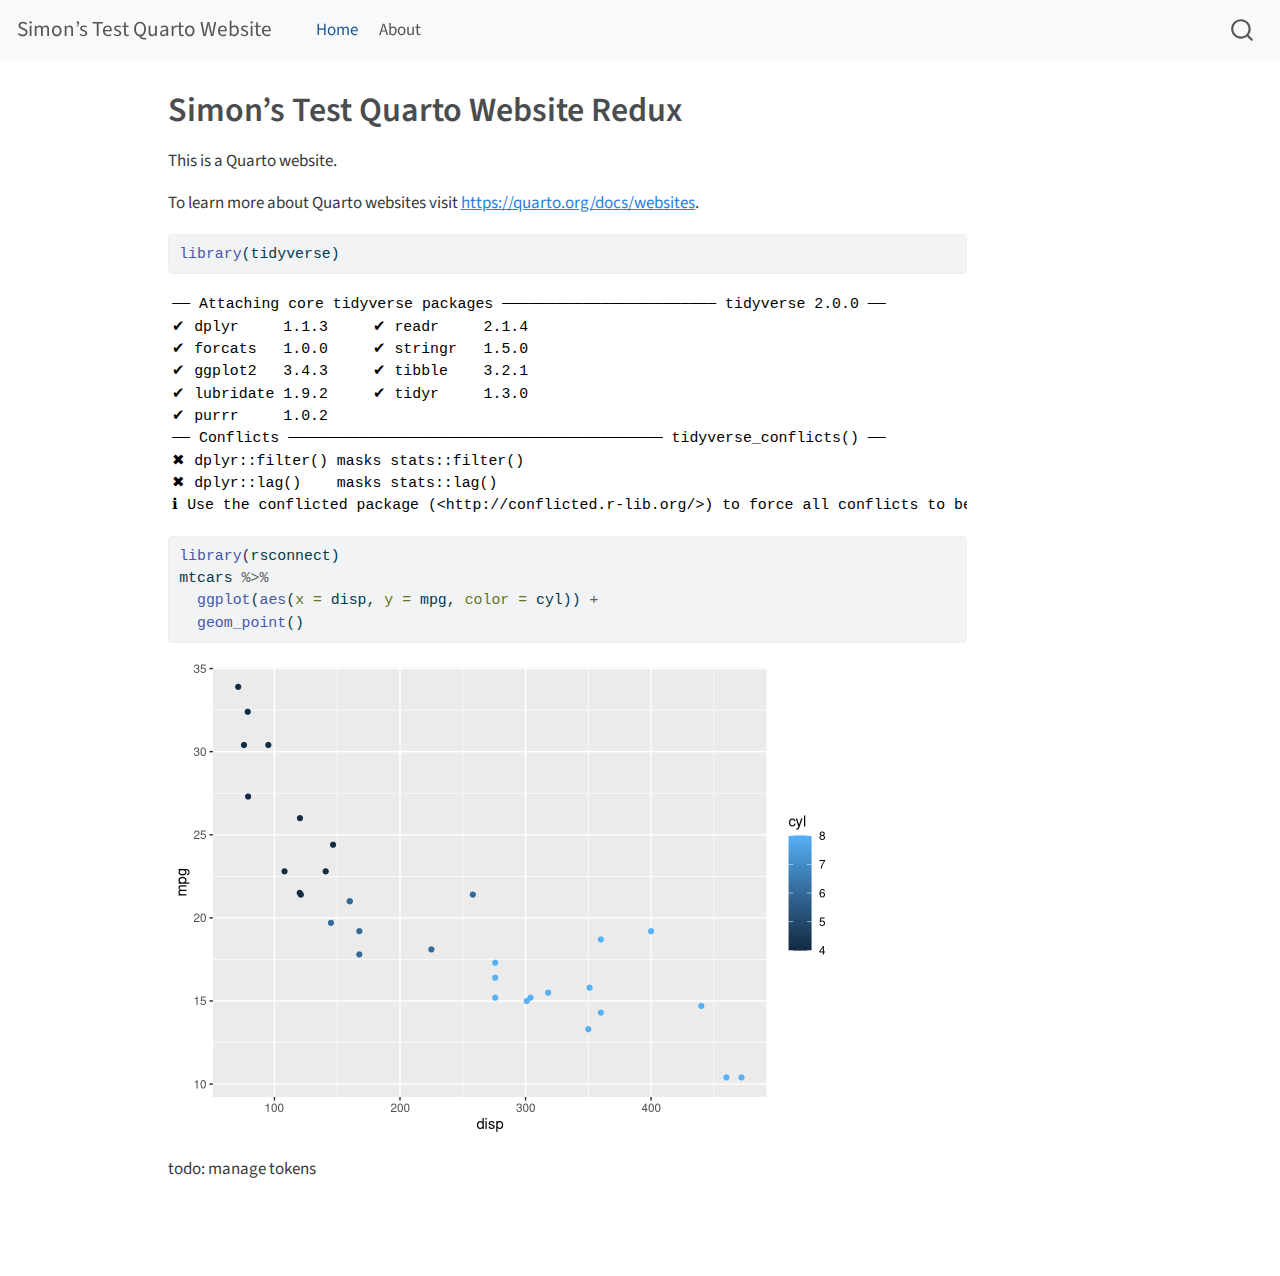
<file: index.html>
<!DOCTYPE html>
<html xmlns="http://www.w3.org/1999/xhtml" lang="en" xml:lang="en"><head>

<meta charset="utf-8">
<meta name="generator" content="quarto-1.3.450">

<meta name="viewport" content="width=device-width, initial-scale=1.0, user-scalable=yes">


<title>Simon’s Test Quarto Website - Simon’s Test Quarto Website Redux</title>
<style>
code{white-space: pre-wrap;}
span.smallcaps{font-variant: small-caps;}
div.columns{display: flex; gap: min(4vw, 1.5em);}
div.column{flex: auto; overflow-x: auto;}
div.hanging-indent{margin-left: 1.5em; text-indent: -1.5em;}
ul.task-list{list-style: none;}
ul.task-list li input[type="checkbox"] {
  width: 0.8em;
  margin: 0 0.8em 0.2em -1em; /* quarto-specific, see https://github.com/quarto-dev/quarto-cli/issues/4556 */ 
  vertical-align: middle;
}
/* CSS for syntax highlighting */
pre > code.sourceCode { white-space: pre; position: relative; }
pre > code.sourceCode > span { display: inline-block; line-height: 1.25; }
pre > code.sourceCode > span:empty { height: 1.2em; }
.sourceCode { overflow: visible; }
code.sourceCode > span { color: inherit; text-decoration: inherit; }
div.sourceCode { margin: 1em 0; }
pre.sourceCode { margin: 0; }
@media screen {
div.sourceCode { overflow: auto; }
}
@media print {
pre > code.sourceCode { white-space: pre-wrap; }
pre > code.sourceCode > span { text-indent: -5em; padding-left: 5em; }
}
pre.numberSource code
  { counter-reset: source-line 0; }
pre.numberSource code > span
  { position: relative; left: -4em; counter-increment: source-line; }
pre.numberSource code > span > a:first-child::before
  { content: counter(source-line);
    position: relative; left: -1em; text-align: right; vertical-align: baseline;
    border: none; display: inline-block;
    -webkit-touch-callout: none; -webkit-user-select: none;
    -khtml-user-select: none; -moz-user-select: none;
    -ms-user-select: none; user-select: none;
    padding: 0 4px; width: 4em;
  }
pre.numberSource { margin-left: 3em;  padding-left: 4px; }
div.sourceCode
  {   }
@media screen {
pre > code.sourceCode > span > a:first-child::before { text-decoration: underline; }
}
</style>


<script src="site_libs/quarto-nav/quarto-nav.js"></script>
<script src="site_libs/quarto-nav/headroom.min.js"></script>
<script src="site_libs/clipboard/clipboard.min.js"></script>
<script src="site_libs/quarto-search/autocomplete.umd.js"></script>
<script src="site_libs/quarto-search/fuse.min.js"></script>
<script src="site_libs/quarto-search/quarto-search.js"></script>
<meta name="quarto:offset" content="./">
<script src="site_libs/quarto-html/quarto.js"></script>
<script src="site_libs/quarto-html/popper.min.js"></script>
<script src="site_libs/quarto-html/tippy.umd.min.js"></script>
<script src="site_libs/quarto-html/anchor.min.js"></script>
<link href="site_libs/quarto-html/tippy.css" rel="stylesheet">
<link href="site_libs/quarto-html/quarto-syntax-highlighting.css" rel="stylesheet" id="quarto-text-highlighting-styles">
<script src="site_libs/bootstrap/bootstrap.min.js"></script>
<link href="site_libs/bootstrap/bootstrap-icons.css" rel="stylesheet">
<link href="site_libs/bootstrap/bootstrap.min.css" rel="stylesheet" id="quarto-bootstrap" data-mode="light">
<script id="quarto-search-options" type="application/json">{
  "location": "navbar",
  "copy-button": false,
  "collapse-after": 3,
  "panel-placement": "end",
  "type": "overlay",
  "limit": 20,
  "language": {
    "search-no-results-text": "No results",
    "search-matching-documents-text": "matching documents",
    "search-copy-link-title": "Copy link to search",
    "search-hide-matches-text": "Hide additional matches",
    "search-more-match-text": "more match in this document",
    "search-more-matches-text": "more matches in this document",
    "search-clear-button-title": "Clear",
    "search-detached-cancel-button-title": "Cancel",
    "search-submit-button-title": "Submit",
    "search-label": "Search"
  }
}</script>


<link rel="stylesheet" href="styles.css">
</head>

<body class="nav-fixed">

<div id="quarto-search-results"></div>
  <header id="quarto-header" class="headroom fixed-top">
    <nav class="navbar navbar-expand-lg navbar-dark ">
      <div class="navbar-container container-fluid">
      <div class="navbar-brand-container">
    <a class="navbar-brand" href="./index.html">
    <span class="navbar-title">Simon’s Test Quarto Website</span>
    </a>
  </div>
            <div id="quarto-search" class="" title="Search"></div>
          <button class="navbar-toggler" type="button" data-bs-toggle="collapse" data-bs-target="#navbarCollapse" aria-controls="navbarCollapse" aria-expanded="false" aria-label="Toggle navigation" onclick="if (window.quartoToggleHeadroom) { window.quartoToggleHeadroom(); }">
  <span class="navbar-toggler-icon"></span>
</button>
          <div class="collapse navbar-collapse" id="navbarCollapse">
            <ul class="navbar-nav navbar-nav-scroll me-auto">
  <li class="nav-item">
    <a class="nav-link active" href="./index.html" rel="" target="" aria-current="page">
 <span class="menu-text">Home</span></a>
  </li>  
  <li class="nav-item">
    <a class="nav-link" href="./about.html" rel="" target="">
 <span class="menu-text">About</span></a>
  </li>  
</ul>
            <div class="quarto-navbar-tools ms-auto">
</div>
          </div> <!-- /navcollapse -->
      </div> <!-- /container-fluid -->
    </nav>
</header>
<!-- content -->
<div id="quarto-content" class="quarto-container page-columns page-rows-contents page-layout-article page-navbar">
<!-- sidebar -->
<!-- margin-sidebar -->
    <div id="quarto-margin-sidebar" class="sidebar margin-sidebar">
        
    </div>
<!-- main -->
<main class="content" id="quarto-document-content">

<header id="title-block-header" class="quarto-title-block default">
<div class="quarto-title">
<h1 class="title">Simon’s Test Quarto Website Redux</h1>
</div>



<div class="quarto-title-meta">

    
  
    
  </div>
  

</header>

<p>This is a Quarto website.</p>
<p>To learn more about Quarto websites visit <a href="https://quarto.org/docs/websites" class="uri">https://quarto.org/docs/websites</a>.</p>
<div class="cell">
<div class="sourceCode cell-code" id="cb1"><pre class="sourceCode r code-with-copy"><code class="sourceCode r"><span id="cb1-1"><a href="#cb1-1" aria-hidden="true" tabindex="-1"></a><span class="fu">library</span>(tidyverse)</span></code><button title="Copy to Clipboard" class="code-copy-button"><i class="bi"></i></button></pre></div>
<div class="cell-output cell-output-stderr">
<pre><code>── Attaching core tidyverse packages ──────────────────────── tidyverse 2.0.0 ──
✔ dplyr     1.1.3     ✔ readr     2.1.4
✔ forcats   1.0.0     ✔ stringr   1.5.0
✔ ggplot2   3.4.3     ✔ tibble    3.2.1
✔ lubridate 1.9.2     ✔ tidyr     1.3.0
✔ purrr     1.0.2     
── Conflicts ────────────────────────────────────────── tidyverse_conflicts() ──
✖ dplyr::filter() masks stats::filter()
✖ dplyr::lag()    masks stats::lag()
ℹ Use the conflicted package (&lt;http://conflicted.r-lib.org/&gt;) to force all conflicts to become errors</code></pre>
</div>
<div class="sourceCode cell-code" id="cb3"><pre class="sourceCode r code-with-copy"><code class="sourceCode r"><span id="cb3-1"><a href="#cb3-1" aria-hidden="true" tabindex="-1"></a><span class="fu">library</span>(rsconnect)</span>
<span id="cb3-2"><a href="#cb3-2" aria-hidden="true" tabindex="-1"></a>mtcars <span class="sc">%&gt;%</span></span>
<span id="cb3-3"><a href="#cb3-3" aria-hidden="true" tabindex="-1"></a>  <span class="fu">ggplot</span>(<span class="fu">aes</span>(<span class="at">x =</span> disp, <span class="at">y =</span> mpg, <span class="at">color =</span> cyl)) <span class="sc">+</span></span>
<span id="cb3-4"><a href="#cb3-4" aria-hidden="true" tabindex="-1"></a>  <span class="fu">geom_point</span>()</span></code><button title="Copy to Clipboard" class="code-copy-button"><i class="bi"></i></button></pre></div>
<div class="cell-output-display">
<p><img src="index_files/figure-html/unnamed-chunk-1-1.png" class="img-fluid" width="672"></p>
</div>
</div>
<p>todo: manage tokens</p>



</main> <!-- /main -->
<script id="quarto-html-after-body" type="application/javascript">
window.document.addEventListener("DOMContentLoaded", function (event) {
  const toggleBodyColorMode = (bsSheetEl) => {
    const mode = bsSheetEl.getAttribute("data-mode");
    const bodyEl = window.document.querySelector("body");
    if (mode === "dark") {
      bodyEl.classList.add("quarto-dark");
      bodyEl.classList.remove("quarto-light");
    } else {
      bodyEl.classList.add("quarto-light");
      bodyEl.classList.remove("quarto-dark");
    }
  }
  const toggleBodyColorPrimary = () => {
    const bsSheetEl = window.document.querySelector("link#quarto-bootstrap");
    if (bsSheetEl) {
      toggleBodyColorMode(bsSheetEl);
    }
  }
  toggleBodyColorPrimary();  
  const icon = "";
  const anchorJS = new window.AnchorJS();
  anchorJS.options = {
    placement: 'right',
    icon: icon
  };
  anchorJS.add('.anchored');
  const isCodeAnnotation = (el) => {
    for (const clz of el.classList) {
      if (clz.startsWith('code-annotation-')) {                     
        return true;
      }
    }
    return false;
  }
  const clipboard = new window.ClipboardJS('.code-copy-button', {
    text: function(trigger) {
      const codeEl = trigger.previousElementSibling.cloneNode(true);
      for (const childEl of codeEl.children) {
        if (isCodeAnnotation(childEl)) {
          childEl.remove();
        }
      }
      return codeEl.innerText;
    }
  });
  clipboard.on('success', function(e) {
    // button target
    const button = e.trigger;
    // don't keep focus
    button.blur();
    // flash "checked"
    button.classList.add('code-copy-button-checked');
    var currentTitle = button.getAttribute("title");
    button.setAttribute("title", "Copied!");
    let tooltip;
    if (window.bootstrap) {
      button.setAttribute("data-bs-toggle", "tooltip");
      button.setAttribute("data-bs-placement", "left");
      button.setAttribute("data-bs-title", "Copied!");
      tooltip = new bootstrap.Tooltip(button, 
        { trigger: "manual", 
          customClass: "code-copy-button-tooltip",
          offset: [0, -8]});
      tooltip.show();    
    }
    setTimeout(function() {
      if (tooltip) {
        tooltip.hide();
        button.removeAttribute("data-bs-title");
        button.removeAttribute("data-bs-toggle");
        button.removeAttribute("data-bs-placement");
      }
      button.setAttribute("title", currentTitle);
      button.classList.remove('code-copy-button-checked');
    }, 1000);
    // clear code selection
    e.clearSelection();
  });
  function tippyHover(el, contentFn) {
    const config = {
      allowHTML: true,
      content: contentFn,
      maxWidth: 500,
      delay: 100,
      arrow: false,
      appendTo: function(el) {
          return el.parentElement;
      },
      interactive: true,
      interactiveBorder: 10,
      theme: 'quarto',
      placement: 'bottom-start'
    };
    window.tippy(el, config); 
  }
  const noterefs = window.document.querySelectorAll('a[role="doc-noteref"]');
  for (var i=0; i<noterefs.length; i++) {
    const ref = noterefs[i];
    tippyHover(ref, function() {
      // use id or data attribute instead here
      let href = ref.getAttribute('data-footnote-href') || ref.getAttribute('href');
      try { href = new URL(href).hash; } catch {}
      const id = href.replace(/^#\/?/, "");
      const note = window.document.getElementById(id);
      return note.innerHTML;
    });
  }
      let selectedAnnoteEl;
      const selectorForAnnotation = ( cell, annotation) => {
        let cellAttr = 'data-code-cell="' + cell + '"';
        let lineAttr = 'data-code-annotation="' +  annotation + '"';
        const selector = 'span[' + cellAttr + '][' + lineAttr + ']';
        return selector;
      }
      const selectCodeLines = (annoteEl) => {
        const doc = window.document;
        const targetCell = annoteEl.getAttribute("data-target-cell");
        const targetAnnotation = annoteEl.getAttribute("data-target-annotation");
        const annoteSpan = window.document.querySelector(selectorForAnnotation(targetCell, targetAnnotation));
        const lines = annoteSpan.getAttribute("data-code-lines").split(",");
        const lineIds = lines.map((line) => {
          return targetCell + "-" + line;
        })
        let top = null;
        let height = null;
        let parent = null;
        if (lineIds.length > 0) {
            //compute the position of the single el (top and bottom and make a div)
            const el = window.document.getElementById(lineIds[0]);
            top = el.offsetTop;
            height = el.offsetHeight;
            parent = el.parentElement.parentElement;
          if (lineIds.length > 1) {
            const lastEl = window.document.getElementById(lineIds[lineIds.length - 1]);
            const bottom = lastEl.offsetTop + lastEl.offsetHeight;
            height = bottom - top;
          }
          if (top !== null && height !== null && parent !== null) {
            // cook up a div (if necessary) and position it 
            let div = window.document.getElementById("code-annotation-line-highlight");
            if (div === null) {
              div = window.document.createElement("div");
              div.setAttribute("id", "code-annotation-line-highlight");
              div.style.position = 'absolute';
              parent.appendChild(div);
            }
            div.style.top = top - 2 + "px";
            div.style.height = height + 4 + "px";
            let gutterDiv = window.document.getElementById("code-annotation-line-highlight-gutter");
            if (gutterDiv === null) {
              gutterDiv = window.document.createElement("div");
              gutterDiv.setAttribute("id", "code-annotation-line-highlight-gutter");
              gutterDiv.style.position = 'absolute';
              const codeCell = window.document.getElementById(targetCell);
              const gutter = codeCell.querySelector('.code-annotation-gutter');
              gutter.appendChild(gutterDiv);
            }
            gutterDiv.style.top = top - 2 + "px";
            gutterDiv.style.height = height + 4 + "px";
          }
          selectedAnnoteEl = annoteEl;
        }
      };
      const unselectCodeLines = () => {
        const elementsIds = ["code-annotation-line-highlight", "code-annotation-line-highlight-gutter"];
        elementsIds.forEach((elId) => {
          const div = window.document.getElementById(elId);
          if (div) {
            div.remove();
          }
        });
        selectedAnnoteEl = undefined;
      };
      // Attach click handler to the DT
      const annoteDls = window.document.querySelectorAll('dt[data-target-cell]');
      for (const annoteDlNode of annoteDls) {
        annoteDlNode.addEventListener('click', (event) => {
          const clickedEl = event.target;
          if (clickedEl !== selectedAnnoteEl) {
            unselectCodeLines();
            const activeEl = window.document.querySelector('dt[data-target-cell].code-annotation-active');
            if (activeEl) {
              activeEl.classList.remove('code-annotation-active');
            }
            selectCodeLines(clickedEl);
            clickedEl.classList.add('code-annotation-active');
          } else {
            // Unselect the line
            unselectCodeLines();
            clickedEl.classList.remove('code-annotation-active');
          }
        });
      }
  const findCites = (el) => {
    const parentEl = el.parentElement;
    if (parentEl) {
      const cites = parentEl.dataset.cites;
      if (cites) {
        return {
          el,
          cites: cites.split(' ')
        };
      } else {
        return findCites(el.parentElement)
      }
    } else {
      return undefined;
    }
  };
  var bibliorefs = window.document.querySelectorAll('a[role="doc-biblioref"]');
  for (var i=0; i<bibliorefs.length; i++) {
    const ref = bibliorefs[i];
    const citeInfo = findCites(ref);
    if (citeInfo) {
      tippyHover(citeInfo.el, function() {
        var popup = window.document.createElement('div');
        citeInfo.cites.forEach(function(cite) {
          var citeDiv = window.document.createElement('div');
          citeDiv.classList.add('hanging-indent');
          citeDiv.classList.add('csl-entry');
          var biblioDiv = window.document.getElementById('ref-' + cite);
          if (biblioDiv) {
            citeDiv.innerHTML = biblioDiv.innerHTML;
          }
          popup.appendChild(citeDiv);
        });
        return popup.innerHTML;
      });
    }
  }
});
</script>
</div> <!-- /content -->



</body></html>
</file>
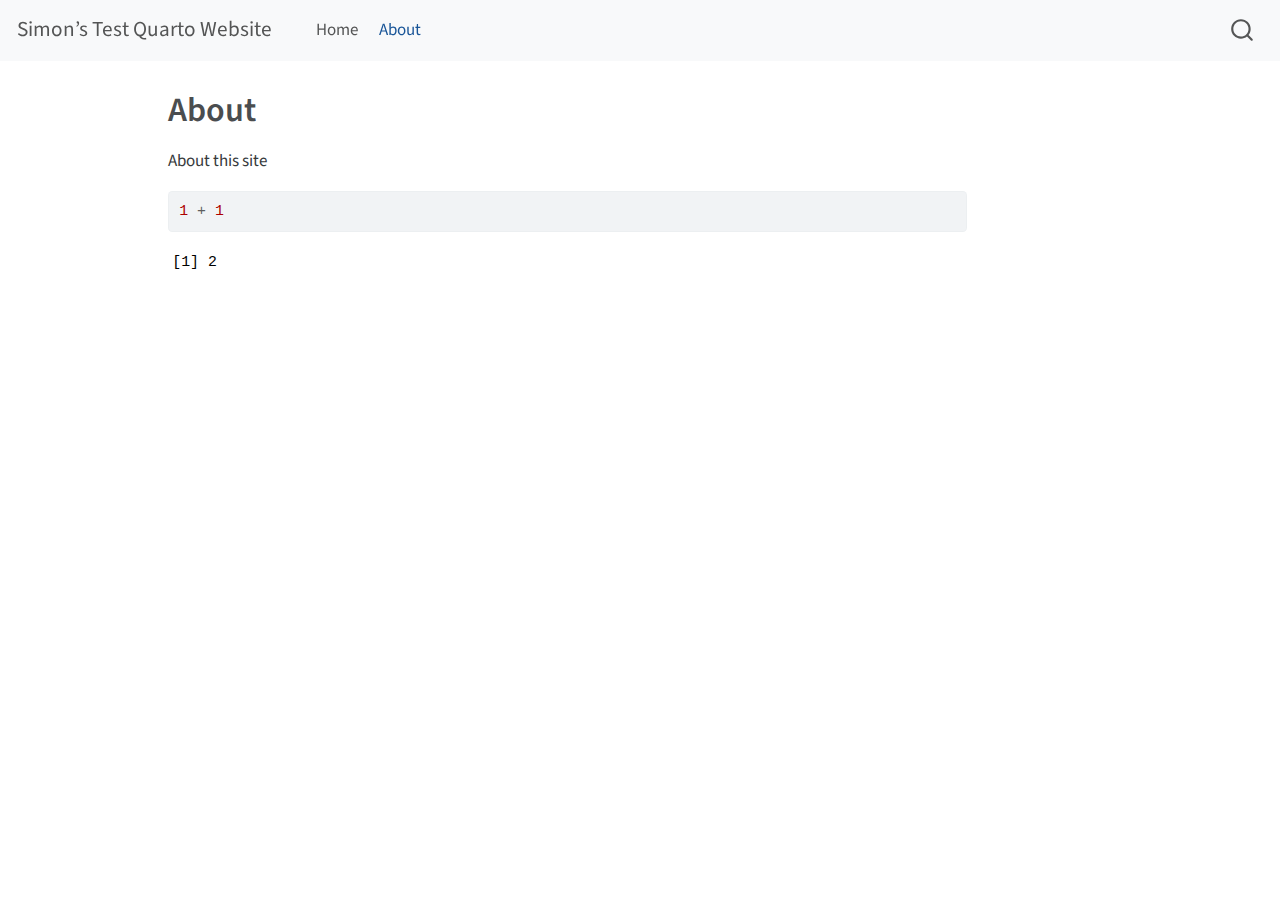
<file: about.html>
<!DOCTYPE html>
<html xmlns="http://www.w3.org/1999/xhtml" lang="en" xml:lang="en"><head>

<meta charset="utf-8">
<meta name="generator" content="quarto-1.3.450">

<meta name="viewport" content="width=device-width, initial-scale=1.0, user-scalable=yes">


<title>Simon’s Test Quarto Website - About</title>
<style>
code{white-space: pre-wrap;}
span.smallcaps{font-variant: small-caps;}
div.columns{display: flex; gap: min(4vw, 1.5em);}
div.column{flex: auto; overflow-x: auto;}
div.hanging-indent{margin-left: 1.5em; text-indent: -1.5em;}
ul.task-list{list-style: none;}
ul.task-list li input[type="checkbox"] {
  width: 0.8em;
  margin: 0 0.8em 0.2em -1em; /* quarto-specific, see https://github.com/quarto-dev/quarto-cli/issues/4556 */ 
  vertical-align: middle;
}
/* CSS for syntax highlighting */
pre > code.sourceCode { white-space: pre; position: relative; }
pre > code.sourceCode > span { display: inline-block; line-height: 1.25; }
pre > code.sourceCode > span:empty { height: 1.2em; }
.sourceCode { overflow: visible; }
code.sourceCode > span { color: inherit; text-decoration: inherit; }
div.sourceCode { margin: 1em 0; }
pre.sourceCode { margin: 0; }
@media screen {
div.sourceCode { overflow: auto; }
}
@media print {
pre > code.sourceCode { white-space: pre-wrap; }
pre > code.sourceCode > span { text-indent: -5em; padding-left: 5em; }
}
pre.numberSource code
  { counter-reset: source-line 0; }
pre.numberSource code > span
  { position: relative; left: -4em; counter-increment: source-line; }
pre.numberSource code > span > a:first-child::before
  { content: counter(source-line);
    position: relative; left: -1em; text-align: right; vertical-align: baseline;
    border: none; display: inline-block;
    -webkit-touch-callout: none; -webkit-user-select: none;
    -khtml-user-select: none; -moz-user-select: none;
    -ms-user-select: none; user-select: none;
    padding: 0 4px; width: 4em;
  }
pre.numberSource { margin-left: 3em;  padding-left: 4px; }
div.sourceCode
  {   }
@media screen {
pre > code.sourceCode > span > a:first-child::before { text-decoration: underline; }
}
</style>


<script src="site_libs/quarto-nav/quarto-nav.js"></script>
<script src="site_libs/quarto-nav/headroom.min.js"></script>
<script src="site_libs/clipboard/clipboard.min.js"></script>
<script src="site_libs/quarto-search/autocomplete.umd.js"></script>
<script src="site_libs/quarto-search/fuse.min.js"></script>
<script src="site_libs/quarto-search/quarto-search.js"></script>
<meta name="quarto:offset" content="./">
<script src="site_libs/quarto-html/quarto.js"></script>
<script src="site_libs/quarto-html/popper.min.js"></script>
<script src="site_libs/quarto-html/tippy.umd.min.js"></script>
<script src="site_libs/quarto-html/anchor.min.js"></script>
<link href="site_libs/quarto-html/tippy.css" rel="stylesheet">
<link href="site_libs/quarto-html/quarto-syntax-highlighting.css" rel="stylesheet" id="quarto-text-highlighting-styles">
<script src="site_libs/bootstrap/bootstrap.min.js"></script>
<link href="site_libs/bootstrap/bootstrap-icons.css" rel="stylesheet">
<link href="site_libs/bootstrap/bootstrap.min.css" rel="stylesheet" id="quarto-bootstrap" data-mode="light">
<script id="quarto-search-options" type="application/json">{
  "location": "navbar",
  "copy-button": false,
  "collapse-after": 3,
  "panel-placement": "end",
  "type": "overlay",
  "limit": 20,
  "language": {
    "search-no-results-text": "No results",
    "search-matching-documents-text": "matching documents",
    "search-copy-link-title": "Copy link to search",
    "search-hide-matches-text": "Hide additional matches",
    "search-more-match-text": "more match in this document",
    "search-more-matches-text": "more matches in this document",
    "search-clear-button-title": "Clear",
    "search-detached-cancel-button-title": "Cancel",
    "search-submit-button-title": "Submit",
    "search-label": "Search"
  }
}</script>


<link rel="stylesheet" href="styles.css">
</head>

<body class="nav-fixed">

<div id="quarto-search-results"></div>
  <header id="quarto-header" class="headroom fixed-top">
    <nav class="navbar navbar-expand-lg navbar-dark ">
      <div class="navbar-container container-fluid">
      <div class="navbar-brand-container">
    <a class="navbar-brand" href="./index.html">
    <span class="navbar-title">Simon’s Test Quarto Website</span>
    </a>
  </div>
            <div id="quarto-search" class="" title="Search"></div>
          <button class="navbar-toggler" type="button" data-bs-toggle="collapse" data-bs-target="#navbarCollapse" aria-controls="navbarCollapse" aria-expanded="false" aria-label="Toggle navigation" onclick="if (window.quartoToggleHeadroom) { window.quartoToggleHeadroom(); }">
  <span class="navbar-toggler-icon"></span>
</button>
          <div class="collapse navbar-collapse" id="navbarCollapse">
            <ul class="navbar-nav navbar-nav-scroll me-auto">
  <li class="nav-item">
    <a class="nav-link" href="./index.html" rel="" target="">
 <span class="menu-text">Home</span></a>
  </li>  
  <li class="nav-item">
    <a class="nav-link active" href="./about.html" rel="" target="" aria-current="page">
 <span class="menu-text">About</span></a>
  </li>  
</ul>
            <div class="quarto-navbar-tools ms-auto">
</div>
          </div> <!-- /navcollapse -->
      </div> <!-- /container-fluid -->
    </nav>
</header>
<!-- content -->
<div id="quarto-content" class="quarto-container page-columns page-rows-contents page-layout-article page-navbar">
<!-- sidebar -->
<!-- margin-sidebar -->
    <div id="quarto-margin-sidebar" class="sidebar margin-sidebar">
        
    </div>
<!-- main -->
<main class="content" id="quarto-document-content">

<header id="title-block-header" class="quarto-title-block default">
<div class="quarto-title">
<h1 class="title">About</h1>
</div>



<div class="quarto-title-meta">

    
  
    
  </div>
  

</header>

<p>About this site</p>
<div class="cell">
<div class="sourceCode cell-code" id="cb1"><pre class="sourceCode r code-with-copy"><code class="sourceCode r"><span id="cb1-1"><a href="#cb1-1" aria-hidden="true" tabindex="-1"></a><span class="dv">1</span> <span class="sc">+</span> <span class="dv">1</span></span></code><button title="Copy to Clipboard" class="code-copy-button"><i class="bi"></i></button></pre></div>
<div class="cell-output cell-output-stdout">
<pre><code>[1] 2</code></pre>
</div>
</div>



</main> <!-- /main -->
<script id="quarto-html-after-body" type="application/javascript">
window.document.addEventListener("DOMContentLoaded", function (event) {
  const toggleBodyColorMode = (bsSheetEl) => {
    const mode = bsSheetEl.getAttribute("data-mode");
    const bodyEl = window.document.querySelector("body");
    if (mode === "dark") {
      bodyEl.classList.add("quarto-dark");
      bodyEl.classList.remove("quarto-light");
    } else {
      bodyEl.classList.add("quarto-light");
      bodyEl.classList.remove("quarto-dark");
    }
  }
  const toggleBodyColorPrimary = () => {
    const bsSheetEl = window.document.querySelector("link#quarto-bootstrap");
    if (bsSheetEl) {
      toggleBodyColorMode(bsSheetEl);
    }
  }
  toggleBodyColorPrimary();  
  const icon = "";
  const anchorJS = new window.AnchorJS();
  anchorJS.options = {
    placement: 'right',
    icon: icon
  };
  anchorJS.add('.anchored');
  const isCodeAnnotation = (el) => {
    for (const clz of el.classList) {
      if (clz.startsWith('code-annotation-')) {                     
        return true;
      }
    }
    return false;
  }
  const clipboard = new window.ClipboardJS('.code-copy-button', {
    text: function(trigger) {
      const codeEl = trigger.previousElementSibling.cloneNode(true);
      for (const childEl of codeEl.children) {
        if (isCodeAnnotation(childEl)) {
          childEl.remove();
        }
      }
      return codeEl.innerText;
    }
  });
  clipboard.on('success', function(e) {
    // button target
    const button = e.trigger;
    // don't keep focus
    button.blur();
    // flash "checked"
    button.classList.add('code-copy-button-checked');
    var currentTitle = button.getAttribute("title");
    button.setAttribute("title", "Copied!");
    let tooltip;
    if (window.bootstrap) {
      button.setAttribute("data-bs-toggle", "tooltip");
      button.setAttribute("data-bs-placement", "left");
      button.setAttribute("data-bs-title", "Copied!");
      tooltip = new bootstrap.Tooltip(button, 
        { trigger: "manual", 
          customClass: "code-copy-button-tooltip",
          offset: [0, -8]});
      tooltip.show();    
    }
    setTimeout(function() {
      if (tooltip) {
        tooltip.hide();
        button.removeAttribute("data-bs-title");
        button.removeAttribute("data-bs-toggle");
        button.removeAttribute("data-bs-placement");
      }
      button.setAttribute("title", currentTitle);
      button.classList.remove('code-copy-button-checked');
    }, 1000);
    // clear code selection
    e.clearSelection();
  });
  function tippyHover(el, contentFn) {
    const config = {
      allowHTML: true,
      content: contentFn,
      maxWidth: 500,
      delay: 100,
      arrow: false,
      appendTo: function(el) {
          return el.parentElement;
      },
      interactive: true,
      interactiveBorder: 10,
      theme: 'quarto',
      placement: 'bottom-start'
    };
    window.tippy(el, config); 
  }
  const noterefs = window.document.querySelectorAll('a[role="doc-noteref"]');
  for (var i=0; i<noterefs.length; i++) {
    const ref = noterefs[i];
    tippyHover(ref, function() {
      // use id or data attribute instead here
      let href = ref.getAttribute('data-footnote-href') || ref.getAttribute('href');
      try { href = new URL(href).hash; } catch {}
      const id = href.replace(/^#\/?/, "");
      const note = window.document.getElementById(id);
      return note.innerHTML;
    });
  }
      let selectedAnnoteEl;
      const selectorForAnnotation = ( cell, annotation) => {
        let cellAttr = 'data-code-cell="' + cell + '"';
        let lineAttr = 'data-code-annotation="' +  annotation + '"';
        const selector = 'span[' + cellAttr + '][' + lineAttr + ']';
        return selector;
      }
      const selectCodeLines = (annoteEl) => {
        const doc = window.document;
        const targetCell = annoteEl.getAttribute("data-target-cell");
        const targetAnnotation = annoteEl.getAttribute("data-target-annotation");
        const annoteSpan = window.document.querySelector(selectorForAnnotation(targetCell, targetAnnotation));
        const lines = annoteSpan.getAttribute("data-code-lines").split(",");
        const lineIds = lines.map((line) => {
          return targetCell + "-" + line;
        })
        let top = null;
        let height = null;
        let parent = null;
        if (lineIds.length > 0) {
            //compute the position of the single el (top and bottom and make a div)
            const el = window.document.getElementById(lineIds[0]);
            top = el.offsetTop;
            height = el.offsetHeight;
            parent = el.parentElement.parentElement;
          if (lineIds.length > 1) {
            const lastEl = window.document.getElementById(lineIds[lineIds.length - 1]);
            const bottom = lastEl.offsetTop + lastEl.offsetHeight;
            height = bottom - top;
          }
          if (top !== null && height !== null && parent !== null) {
            // cook up a div (if necessary) and position it 
            let div = window.document.getElementById("code-annotation-line-highlight");
            if (div === null) {
              div = window.document.createElement("div");
              div.setAttribute("id", "code-annotation-line-highlight");
              div.style.position = 'absolute';
              parent.appendChild(div);
            }
            div.style.top = top - 2 + "px";
            div.style.height = height + 4 + "px";
            let gutterDiv = window.document.getElementById("code-annotation-line-highlight-gutter");
            if (gutterDiv === null) {
              gutterDiv = window.document.createElement("div");
              gutterDiv.setAttribute("id", "code-annotation-line-highlight-gutter");
              gutterDiv.style.position = 'absolute';
              const codeCell = window.document.getElementById(targetCell);
              const gutter = codeCell.querySelector('.code-annotation-gutter');
              gutter.appendChild(gutterDiv);
            }
            gutterDiv.style.top = top - 2 + "px";
            gutterDiv.style.height = height + 4 + "px";
          }
          selectedAnnoteEl = annoteEl;
        }
      };
      const unselectCodeLines = () => {
        const elementsIds = ["code-annotation-line-highlight", "code-annotation-line-highlight-gutter"];
        elementsIds.forEach((elId) => {
          const div = window.document.getElementById(elId);
          if (div) {
            div.remove();
          }
        });
        selectedAnnoteEl = undefined;
      };
      // Attach click handler to the DT
      const annoteDls = window.document.querySelectorAll('dt[data-target-cell]');
      for (const annoteDlNode of annoteDls) {
        annoteDlNode.addEventListener('click', (event) => {
          const clickedEl = event.target;
          if (clickedEl !== selectedAnnoteEl) {
            unselectCodeLines();
            const activeEl = window.document.querySelector('dt[data-target-cell].code-annotation-active');
            if (activeEl) {
              activeEl.classList.remove('code-annotation-active');
            }
            selectCodeLines(clickedEl);
            clickedEl.classList.add('code-annotation-active');
          } else {
            // Unselect the line
            unselectCodeLines();
            clickedEl.classList.remove('code-annotation-active');
          }
        });
      }
  const findCites = (el) => {
    const parentEl = el.parentElement;
    if (parentEl) {
      const cites = parentEl.dataset.cites;
      if (cites) {
        return {
          el,
          cites: cites.split(' ')
        };
      } else {
        return findCites(el.parentElement)
      }
    } else {
      return undefined;
    }
  };
  var bibliorefs = window.document.querySelectorAll('a[role="doc-biblioref"]');
  for (var i=0; i<bibliorefs.length; i++) {
    const ref = bibliorefs[i];
    const citeInfo = findCites(ref);
    if (citeInfo) {
      tippyHover(citeInfo.el, function() {
        var popup = window.document.createElement('div');
        citeInfo.cites.forEach(function(cite) {
          var citeDiv = window.document.createElement('div');
          citeDiv.classList.add('hanging-indent');
          citeDiv.classList.add('csl-entry');
          var biblioDiv = window.document.getElementById('ref-' + cite);
          if (biblioDiv) {
            citeDiv.innerHTML = biblioDiv.innerHTML;
          }
          popup.appendChild(citeDiv);
        });
        return popup.innerHTML;
      });
    }
  }
});
</script>
</div> <!-- /content -->



</body></html>
</file>
<file: site_libs/quarto-html/tippy.css>
.tippy-box[data-animation=fade][data-state=hidden]{opacity:0}[data-tippy-root]{max-width:calc(100vw - 10px)}.tippy-box{position:relative;background-color:#333;color:#fff;border-radius:4px;font-size:14px;line-height:1.4;white-space:normal;outline:0;transition-property:transform,visibility,opacity}.tippy-box[data-placement^=top]>.tippy-arrow{bottom:0}.tippy-box[data-placement^=top]>.tippy-arrow:before{bottom:-7px;left:0;border-width:8px 8px 0;border-top-color:initial;transform-origin:center top}.tippy-box[data-placement^=bottom]>.tippy-arrow{top:0}.tippy-box[data-placement^=bottom]>.tippy-arrow:before{top:-7px;left:0;border-width:0 8px 8px;border-bottom-color:initial;transform-origin:center bottom}.tippy-box[data-placement^=left]>.tippy-arrow{right:0}.tippy-box[data-placement^=left]>.tippy-arrow:before{border-width:8px 0 8px 8px;border-left-color:initial;right:-7px;transform-origin:center left}.tippy-box[data-placement^=right]>.tippy-arrow{left:0}.tippy-box[data-placement^=right]>.tippy-arrow:before{left:-7px;border-width:8px 8px 8px 0;border-right-color:initial;transform-origin:center right}.tippy-box[data-inertia][data-state=visible]{transition-timing-function:cubic-bezier(.54,1.5,.38,1.11)}.tippy-arrow{width:16px;height:16px;color:#333}.tippy-arrow:before{content:"";position:absolute;border-color:transparent;border-style:solid}.tippy-content{position:relative;padding:5px 9px;z-index:1}
</file>
<file: site_libs/quarto-html/quarto-syntax-highlighting.css>
/* quarto syntax highlight colors */
:root {
  --quarto-hl-ot-color: #003B4F;
  --quarto-hl-at-color: #657422;
  --quarto-hl-ss-color: #20794D;
  --quarto-hl-an-color: #5E5E5E;
  --quarto-hl-fu-color: #4758AB;
  --quarto-hl-st-color: #20794D;
  --quarto-hl-cf-color: #003B4F;
  --quarto-hl-op-color: #5E5E5E;
  --quarto-hl-er-color: #AD0000;
  --quarto-hl-bn-color: #AD0000;
  --quarto-hl-al-color: #AD0000;
  --quarto-hl-va-color: #111111;
  --quarto-hl-bu-color: inherit;
  --quarto-hl-ex-color: inherit;
  --quarto-hl-pp-color: #AD0000;
  --quarto-hl-in-color: #5E5E5E;
  --quarto-hl-vs-color: #20794D;
  --quarto-hl-wa-color: #5E5E5E;
  --quarto-hl-do-color: #5E5E5E;
  --quarto-hl-im-color: #00769E;
  --quarto-hl-ch-color: #20794D;
  --quarto-hl-dt-color: #AD0000;
  --quarto-hl-fl-color: #AD0000;
  --quarto-hl-co-color: #5E5E5E;
  --quarto-hl-cv-color: #5E5E5E;
  --quarto-hl-cn-color: #8f5902;
  --quarto-hl-sc-color: #5E5E5E;
  --quarto-hl-dv-color: #AD0000;
  --quarto-hl-kw-color: #003B4F;
}

/* other quarto variables */
:root {
  --quarto-font-monospace: SFMono-Regular, Menlo, Monaco, Consolas, "Liberation Mono", "Courier New", monospace;
}

pre > code.sourceCode > span {
  color: #003B4F;
}

code span {
  color: #003B4F;
}

code.sourceCode > span {
  color: #003B4F;
}

div.sourceCode,
div.sourceCode pre.sourceCode {
  color: #003B4F;
}

code span.ot {
  color: #003B4F;
  font-style: inherit;
}

code span.at {
  color: #657422;
  font-style: inherit;
}

code span.ss {
  color: #20794D;
  font-style: inherit;
}

code span.an {
  color: #5E5E5E;
  font-style: inherit;
}

code span.fu {
  color: #4758AB;
  font-style: inherit;
}

code span.st {
  color: #20794D;
  font-style: inherit;
}

code span.cf {
  color: #003B4F;
  font-style: inherit;
}

code span.op {
  color: #5E5E5E;
  font-style: inherit;
}

code span.er {
  color: #AD0000;
  font-style: inherit;
}

code span.bn {
  color: #AD0000;
  font-style: inherit;
}

code span.al {
  color: #AD0000;
  font-style: inherit;
}

code span.va {
  color: #111111;
  font-style: inherit;
}

code span.bu {
  font-style: inherit;
}

code span.ex {
  font-style: inherit;
}

code span.pp {
  color: #AD0000;
  font-style: inherit;
}

code span.in {
  color: #5E5E5E;
  font-style: inherit;
}

code span.vs {
  color: #20794D;
  font-style: inherit;
}

code span.wa {
  color: #5E5E5E;
  font-style: italic;
}

code span.do {
  color: #5E5E5E;
  font-style: italic;
}

code span.im {
  color: #00769E;
  font-style: inherit;
}

code span.ch {
  color: #20794D;
  font-style: inherit;
}

code span.dt {
  color: #AD0000;
  font-style: inherit;
}

code span.fl {
  color: #AD0000;
  font-style: inherit;
}

code span.co {
  color: #5E5E5E;
  font-style: inherit;
}

code span.cv {
  color: #5E5E5E;
  font-style: italic;
}

code span.cn {
  color: #8f5902;
  font-style: inherit;
}

code span.sc {
  color: #5E5E5E;
  font-style: inherit;
}

code span.dv {
  color: #AD0000;
  font-style: inherit;
}

code span.kw {
  color: #003B4F;
  font-style: inherit;
}

.prevent-inlining {
  content: "</";
}

/*# sourceMappingURL=debc5d5d77c3f9108843748ff7464032.css.map */
</file>
<file: styles.css>
/* css styles */
</file>
